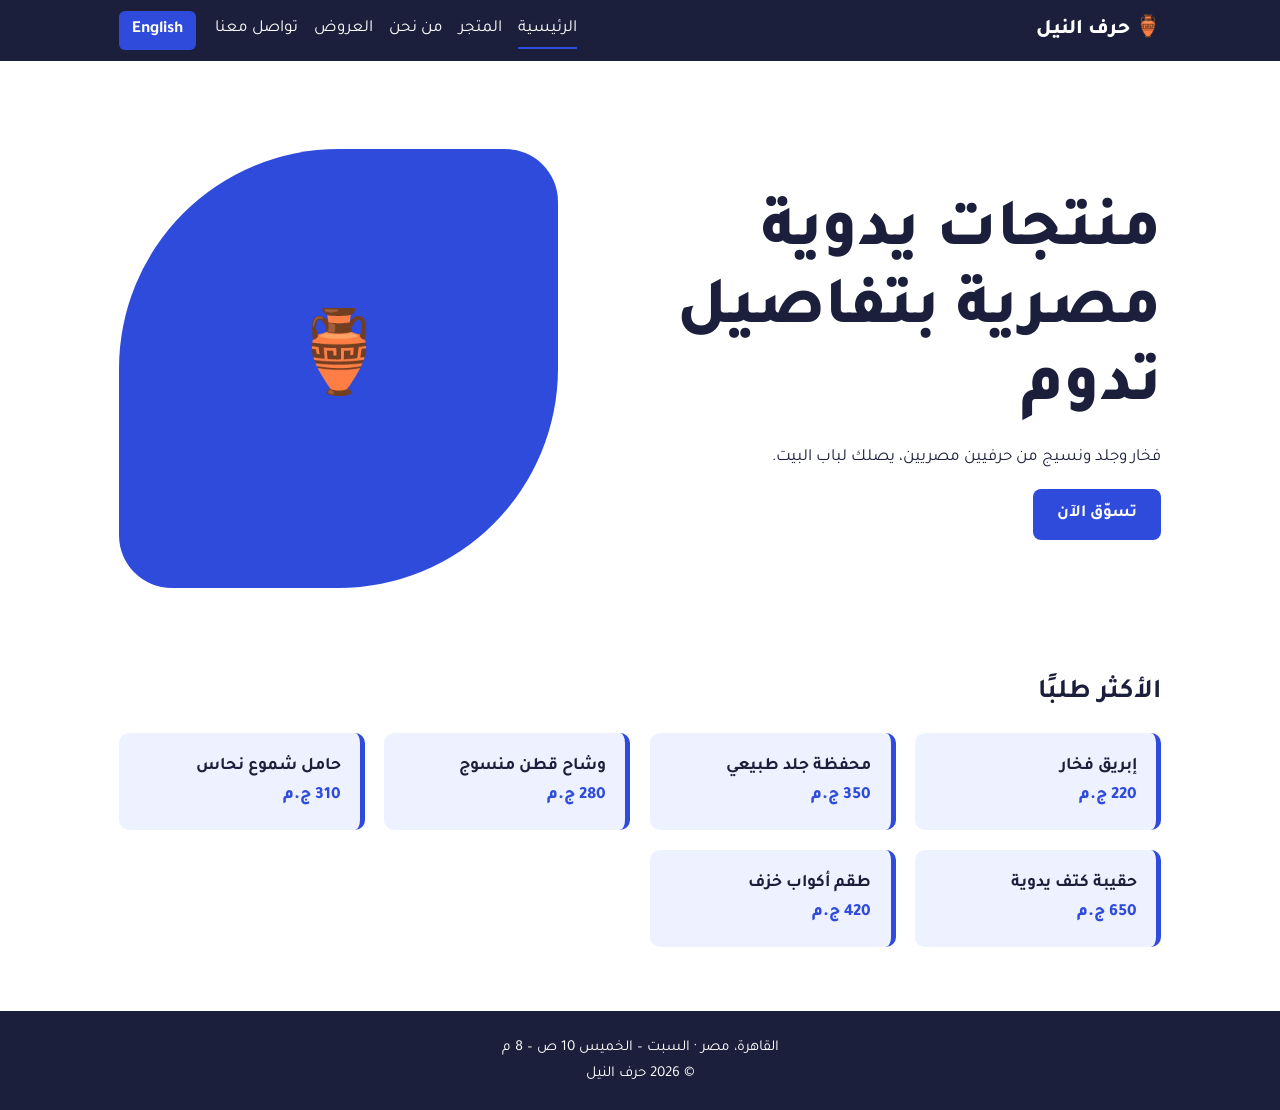
<file: index.html>
<!DOCTYPE html>
<html lang="ar" dir="rtl"><head><meta charset="utf-8"><meta name="viewport" content="width=device-width,initial-scale=1">
<title>Handmade Egyptian goods made to last | منتجات يدوية مصرية بتفاصيل تدوم - Nile Craft</title><meta name="description" content="Pottery, leather and textiles by Egyptian artisans, delivered to your door. | فخار وجلد ونسيج من حرفيين مصريين، يصلك لباب البيت.">
<meta property="og:title" content="Handmade Egyptian goods made to last - Nile Craft"><meta property="og:description" content="Pottery, leather and textiles by Egyptian artisans, delivered to your door."><meta property="og:type" content="website">
<link rel="canonical" href="https://YOUR-USERNAME.github.io/nile-craft-shop/">
<link rel="preconnect" href="https://fonts.googleapis.com"><link href="https://fonts.googleapis.com/css2?family=Tajawal:wght@400;700;800&display=swap" rel="stylesheet">
<link rel="stylesheet" href="style.css"><script type="application/ld+json">{"@context": "https://schema.org", "@type": "Store", "name": "Nile Craft", "address": "Cairo, Egypt", "openingHours": "Sat \u2013 Thu 10 am \u2013 8 pm"}</script></head><body class="shop">
<header><div class="bar"><a class="logo" href="./">🏺 <span class="ar">حرف النيل</span><span class="en">Nile Craft</span></a><nav aria-label="Main"><a href="./" aria-current=page><span class="ar">الرئيسية</span><span class="en">Home</span></a><a href="menu.html"><span class="ar">المتجر</span><span class="en">Shop</span></a><a href="about.html"><span class="ar">من نحن</span><span class="en">About</span></a><a href="offers.html"><span class="ar">العروض</span><span class="en">Offers</span></a><a href="contact.html"><span class="ar">تواصل معنا</span><span class="en">Contact</span></a></nav><button id="lang" type="button">English</button></div></header>
<main><section class="hero"><div><h1><span class="ar">منتجات يدوية مصرية بتفاصيل تدوم</span><span class="en">Handmade Egyptian goods made to last</span></h1><p><span class="ar">فخار وجلد ونسيج من حرفيين مصريين، يصلك لباب البيت.</span><span class="en">Pottery, leather and textiles by Egyptian artisans, delivered to your door.</span></p><a class="btn" href="menu.html"><span class="ar">تسوّق الآن</span><span class="en">Shop now</span></a></div><div class="blk" aria-hidden="true">🏺</div></section><h2><span class="ar">الأكثر طلبًا</span><span class="en">Popular picks</span></h2><div class="grid"><div class="card"><b><span class="ar">إبريق فخار</span><span class="en">Clay pitcher</span></b><span class="price">220 <span class="ar">ج.م</span><span class="en">EGP</span></span></div><div class="card"><b><span class="ar">محفظة جلد طبيعي</span><span class="en">Leather wallet</span></b><span class="price">350 <span class="ar">ج.م</span><span class="en">EGP</span></span></div><div class="card"><b><span class="ar">وشاح قطن منسوج</span><span class="en">Woven cotton scarf</span></b><span class="price">280 <span class="ar">ج.م</span><span class="en">EGP</span></span></div><div class="card"><b><span class="ar">حامل شموع نحاس</span><span class="en">Brass candle holder</span></b><span class="price">310 <span class="ar">ج.م</span><span class="en">EGP</span></span></div><div class="card"><b><span class="ar">حقيبة كتف يدوية</span><span class="en">Handmade shoulder bag</span></b><span class="price">650 <span class="ar">ج.م</span><span class="en">EGP</span></span></div><div class="card"><b><span class="ar">طقم أكواب خزف</span><span class="en">Ceramic cup set</span></b><span class="price">420 <span class="ar">ج.م</span><span class="en">EGP</span></span></div></div></main><footer><span class="ar">القاهرة، مصر</span><span class="en">Cairo, Egypt</span> · <span class="ar">السبت – الخميس 10 ص – 8 م</span><span class="en">Sat – Thu 10 am – 8 pm</span><br>© 2026 <span class="ar">حرف النيل</span><span class="en">Nile Craft</span></footer><script src="script.js"></script></body></html>
</file>
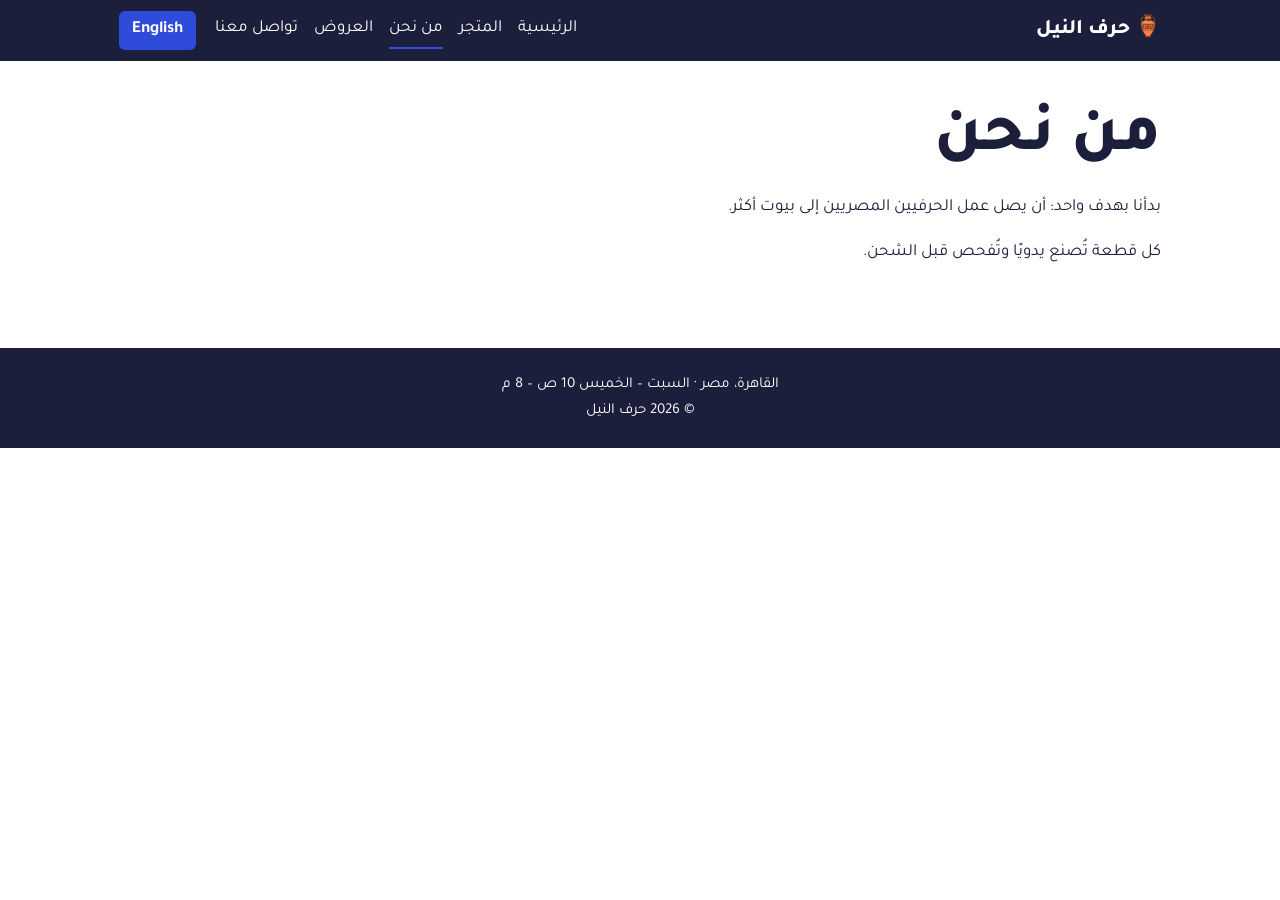
<file: about.html>
<!DOCTYPE html>
<html lang="ar" dir="rtl"><head><meta charset="utf-8"><meta name="viewport" content="width=device-width,initial-scale=1">
<title>About us | من نحن - Nile Craft</title><meta name="description" content="We started with one goal: getting Egyptian artisans' work into more homes. | بدأنا بهدف واحد: أن يصل عمل الحرفيين المصريين إلى بيوت أكثر.">
<meta property="og:title" content="About us - Nile Craft"><meta property="og:description" content="We started with one goal: getting Egyptian artisans' work into more homes."><meta property="og:type" content="website">
<link rel="canonical" href="https://YOUR-USERNAME.github.io/nile-craft-shop/about.html">
<link rel="preconnect" href="https://fonts.googleapis.com"><link href="https://fonts.googleapis.com/css2?family=Tajawal:wght@400;700;800&display=swap" rel="stylesheet">
<link rel="stylesheet" href="style.css"></head><body class="shop">
<header><div class="bar"><a class="logo" href="./">🏺 <span class="ar">حرف النيل</span><span class="en">Nile Craft</span></a><nav aria-label="Main"><a href="./"><span class="ar">الرئيسية</span><span class="en">Home</span></a><a href="menu.html"><span class="ar">المتجر</span><span class="en">Shop</span></a><a href="about.html" aria-current=page><span class="ar">من نحن</span><span class="en">About</span></a><a href="offers.html"><span class="ar">العروض</span><span class="en">Offers</span></a><a href="contact.html"><span class="ar">تواصل معنا</span><span class="en">Contact</span></a></nav><button id="lang" type="button">English</button></div></header>
<main><h1><span class="ar">من نحن</span><span class="en">About us</span></h1><p><span class="ar">بدأنا بهدف واحد: أن يصل عمل الحرفيين المصريين إلى بيوت أكثر.</span><span class="en">We started with one goal: getting Egyptian artisans' work into more homes.</span></p><p><span class="ar">كل قطعة تُصنع يدويًا وتُفحص قبل الشحن.</span><span class="en">Every piece is handmade and checked before shipping.</span></p></main><footer><span class="ar">القاهرة، مصر</span><span class="en">Cairo, Egypt</span> · <span class="ar">السبت – الخميس 10 ص – 8 م</span><span class="en">Sat – Thu 10 am – 8 pm</span><br>© 2026 <span class="ar">حرف النيل</span><span class="en">Nile Craft</span></footer><script src="script.js"></script></body></html>
</file>
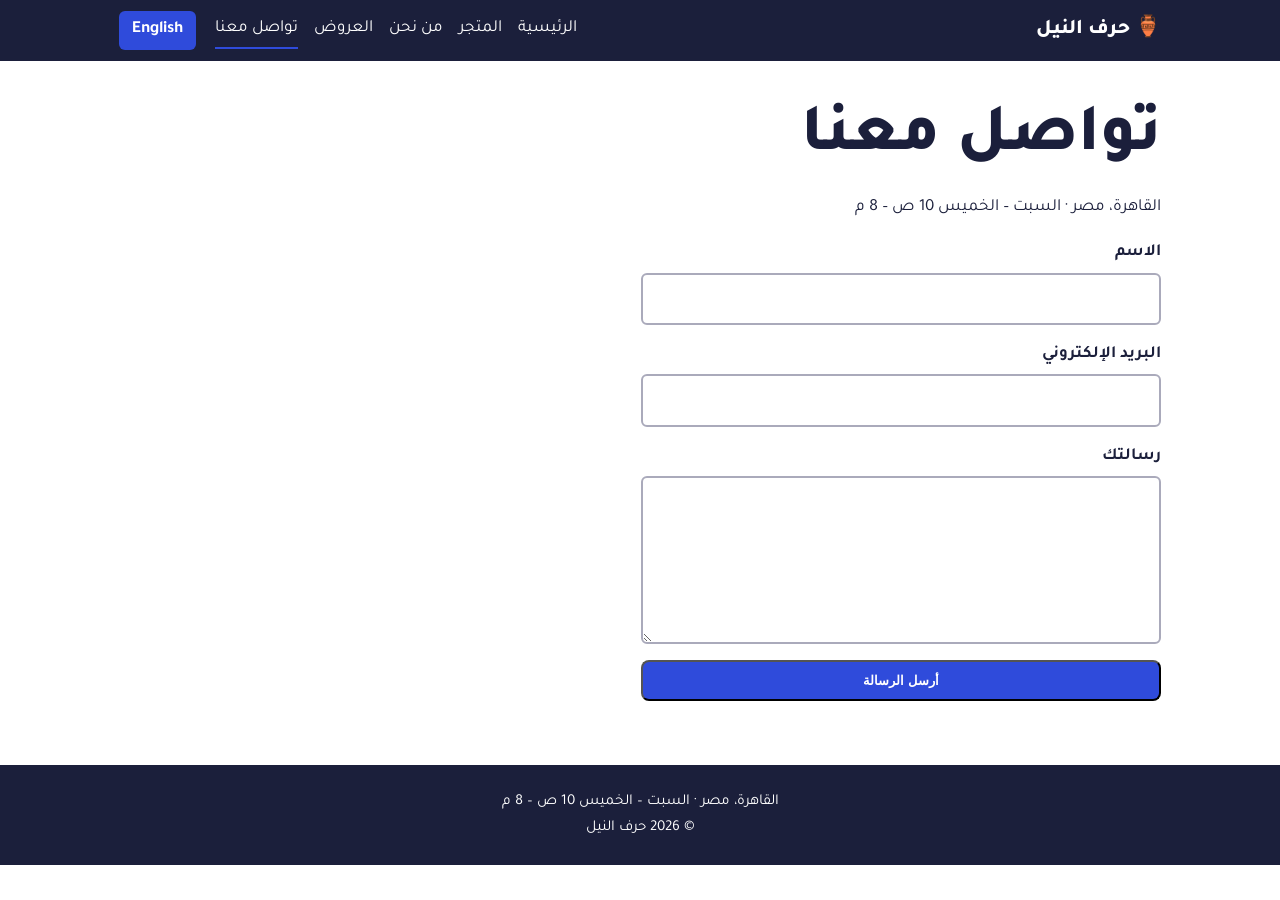
<file: contact.html>
<!DOCTYPE html>
<html lang="ar" dir="rtl"><head><meta charset="utf-8"><meta name="viewport" content="width=device-width,initial-scale=1">
<title>Contact | تواصل معنا - Nile Craft</title><meta name="description" content="Write to us and we will reply within one business day | راسلنا وسنرد خلال يوم عمل">
<meta property="og:title" content="Contact - Nile Craft"><meta property="og:description" content="Write to us and we will reply within one business day"><meta property="og:type" content="website">
<link rel="canonical" href="https://YOUR-USERNAME.github.io/nile-craft-shop/contact.html">
<link rel="preconnect" href="https://fonts.googleapis.com"><link href="https://fonts.googleapis.com/css2?family=Tajawal:wght@400;700;800&display=swap" rel="stylesheet">
<link rel="stylesheet" href="style.css"></head><body class="shop">
<header><div class="bar"><a class="logo" href="./">🏺 <span class="ar">حرف النيل</span><span class="en">Nile Craft</span></a><nav aria-label="Main"><a href="./"><span class="ar">الرئيسية</span><span class="en">Home</span></a><a href="menu.html"><span class="ar">المتجر</span><span class="en">Shop</span></a><a href="about.html"><span class="ar">من نحن</span><span class="en">About</span></a><a href="offers.html"><span class="ar">العروض</span><span class="en">Offers</span></a><a href="contact.html" aria-current=page><span class="ar">تواصل معنا</span><span class="en">Contact</span></a></nav><button id="lang" type="button">English</button></div></header>
<main><h1><span class="ar">تواصل معنا</span><span class="en">Contact us</span></h1><p><span class="ar">القاهرة، مصر</span><span class="en">Cairo, Egypt</span> · <span class="ar">السبت – الخميس 10 ص – 8 م</span><span class="en">Sat – Thu 10 am – 8 pm</span></p>
<form action="https://formspree.io/f/YOUR_FORM_ID" method="POST"><label><span class="ar">الاسم</span><span class="en">Name</span><input name="name" required autocomplete="name"></label>
<label><span class="ar">البريد الإلكتروني</span><span class="en">Email</span><input type="email" name="email" required autocomplete="email"></label>
<label><span class="ar">رسالتك</span><span class="en">Message</span><textarea name="message" rows="5" required></textarea></label>
<button class="btn" type="submit"><span class="ar">أرسل الرسالة</span><span class="en">Send message</span></button><p id="ok" hidden role="status"><span class="ar">تم الإرسال (نسخة تجريبية).</span><span class="en">Sent (demo mode).</span></p></form></main><footer><span class="ar">القاهرة، مصر</span><span class="en">Cairo, Egypt</span> · <span class="ar">السبت – الخميس 10 ص – 8 م</span><span class="en">Sat – Thu 10 am – 8 pm</span><br>© 2026 <span class="ar">حرف النيل</span><span class="en">Nile Craft</span></footer><script src="script.js"></script></body></html>
</file>
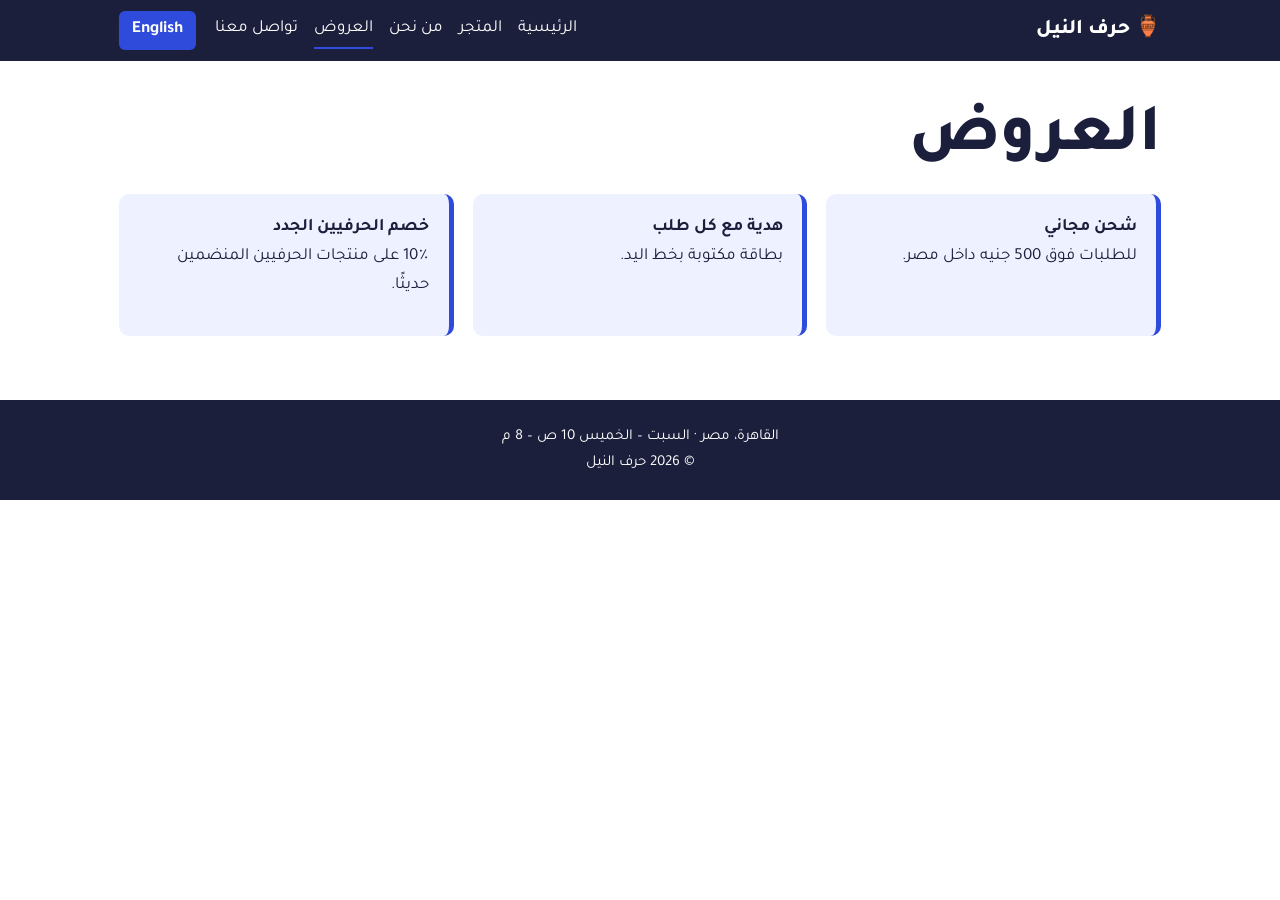
<file: offers.html>
<!DOCTYPE html>
<html lang="ar" dir="rtl"><head><meta charset="utf-8"><meta name="viewport" content="width=device-width,initial-scale=1">
<title>Offers | العروض - Nile Craft</title><meta name="description" content="Our current offers | عروضنا الحالية">
<meta property="og:title" content="Offers - Nile Craft"><meta property="og:description" content="Our current offers"><meta property="og:type" content="website">
<link rel="canonical" href="https://YOUR-USERNAME.github.io/nile-craft-shop/offers.html">
<link rel="preconnect" href="https://fonts.googleapis.com"><link href="https://fonts.googleapis.com/css2?family=Tajawal:wght@400;700;800&display=swap" rel="stylesheet">
<link rel="stylesheet" href="style.css"></head><body class="shop">
<header><div class="bar"><a class="logo" href="./">🏺 <span class="ar">حرف النيل</span><span class="en">Nile Craft</span></a><nav aria-label="Main"><a href="./"><span class="ar">الرئيسية</span><span class="en">Home</span></a><a href="menu.html"><span class="ar">المتجر</span><span class="en">Shop</span></a><a href="about.html"><span class="ar">من نحن</span><span class="en">About</span></a><a href="offers.html" aria-current=page><span class="ar">العروض</span><span class="en">Offers</span></a><a href="contact.html"><span class="ar">تواصل معنا</span><span class="en">Contact</span></a></nav><button id="lang" type="button">English</button></div></header>
<main><h1><span class="ar">العروض</span><span class="en">Offers</span></h1><div class="grid"><div class="card"><b><span class="ar">شحن مجاني</span><span class="en">Free shipping</span></b><p class="ar">للطلبات فوق 500 جنيه داخل مصر.</p><p class="en">On orders over 500 EGP inside Egypt.</p></div><div class="card"><b><span class="ar">هدية مع كل طلب</span><span class="en">A gift with every order</span></b><p class="ar">بطاقة مكتوبة بخط اليد.</p><p class="en">A handwritten card.</p></div><div class="card"><b><span class="ar">خصم الحرفيين الجدد</span><span class="en">New artisan discount</span></b><p class="ar">10٪ على منتجات الحرفيين المنضمين حديثًا.</p><p class="en">10% off newly joined artisans' products.</p></div></div></main><footer><span class="ar">القاهرة، مصر</span><span class="en">Cairo, Egypt</span> · <span class="ar">السبت – الخميس 10 ص – 8 م</span><span class="en">Sat – Thu 10 am – 8 pm</span><br>© 2026 <span class="ar">حرف النيل</span><span class="en">Nile Craft</span></footer><script src="script.js"></script></body></html>
</file>
<file: style.css>
:root{--f:'Tajawal';--bg:#FFFFFF;--ink:#1B1F3B;--acc:#2F4BDB;--acct:#FFFFFF;--hd:#1B1F3B;--hdt:#FFFFFF;--soft:#EEF1FF;--pc:#2F4BDB;}
*{box-sizing:border-box;margin:0}html{scroll-behavior:smooth}
body{font-family:var(--f),system-ui,sans-serif;background:var(--bg);color:var(--ink);line-height:1.7;font-size:17px}
html[lang=en] .ar,html[lang=ar] .en{display:none}
a{color:inherit}a:focus-visible,button:focus-visible,input:focus-visible,textarea:focus-visible{outline:3px solid var(--acc);outline-offset:2px}
header{background:var(--hd);color:var(--hdt);position:sticky;top:0;z-index:5}
.bar{max-width:1080px;margin:auto;padding:.7rem 1.2rem;display:flex;flex-wrap:wrap;align-items:center;gap:.4rem 1.2rem}
.logo{font-weight:800;font-size:1.3rem;text-decoration:none;margin-inline-end:auto}
nav{display:flex;flex-wrap:wrap;gap:.2rem 1rem}nav a{text-decoration:none;padding:.2rem 0;border-bottom:2px solid transparent}
nav a:hover,nav a[aria-current]{border-color:var(--acc)}
#lang{background:var(--acc);color:var(--acct);border:0;border-radius:6px;padding:.3rem .8rem;font:inherit;font-weight:700;cursor:pointer}
main{max-width:1080px;margin:auto;padding:2.5rem 1.2rem 4rem}
h1{font-size:clamp(2.2rem,7vw,4.2rem);line-height:1.15;font-weight:800;margin-bottom:1rem}
h2{font-size:1.7rem;margin:2.2rem 0 1rem}p{max-width:62ch;margin-bottom:1rem}
.hero{padding:3rem 0}.btn{display:inline-block;background:var(--acc);color:var(--acct);padding:.7rem 1.5rem;border-radius:8px;text-decoration:none;font-weight:700}
.cafe .hero{background:var(--hd);color:var(--hdt);margin:-2.5rem calc(50% - 50vw) 2rem;padding:4rem calc(50vw - 50%)}
.shop .hero{display:grid;grid-template-columns:1.3fr 1fr;gap:2rem;align-items:center}
.blk{aspect-ratio:1;background:var(--acc);border-radius:50% 12% 50% 12%;display:grid;place-items:center;font-size:5rem;color:var(--acct)}
.grid{display:grid;grid-template-columns:repeat(auto-fit,minmax(230px,1fr));gap:1.2rem}
.card{background:var(--soft);padding:1.2rem;border-radius:10px;border-inline-start:5px solid var(--acc)}
.card b{display:block;font-size:1.1rem}.price{font-weight:800;color:var(--pc)}
form{display:grid;gap:1rem;max-width:520px}label{font-weight:700;display:grid;gap:.3rem}
input,textarea{font:inherit;padding:.6rem;border:2px solid #aab;border-radius:6px;width:100%}
footer{background:var(--hd);color:var(--hdt);text-align:center;padding:1.5rem;font-size:.95rem}
@media(max-width:720px){.shop .hero{grid-template-columns:1fr}.blk{max-width:200px}}
@media(prefers-reduced-motion:no-preference){.btn{transition:transform .15s}.btn:hover{transform:translateY(-2px)}}
</file>
